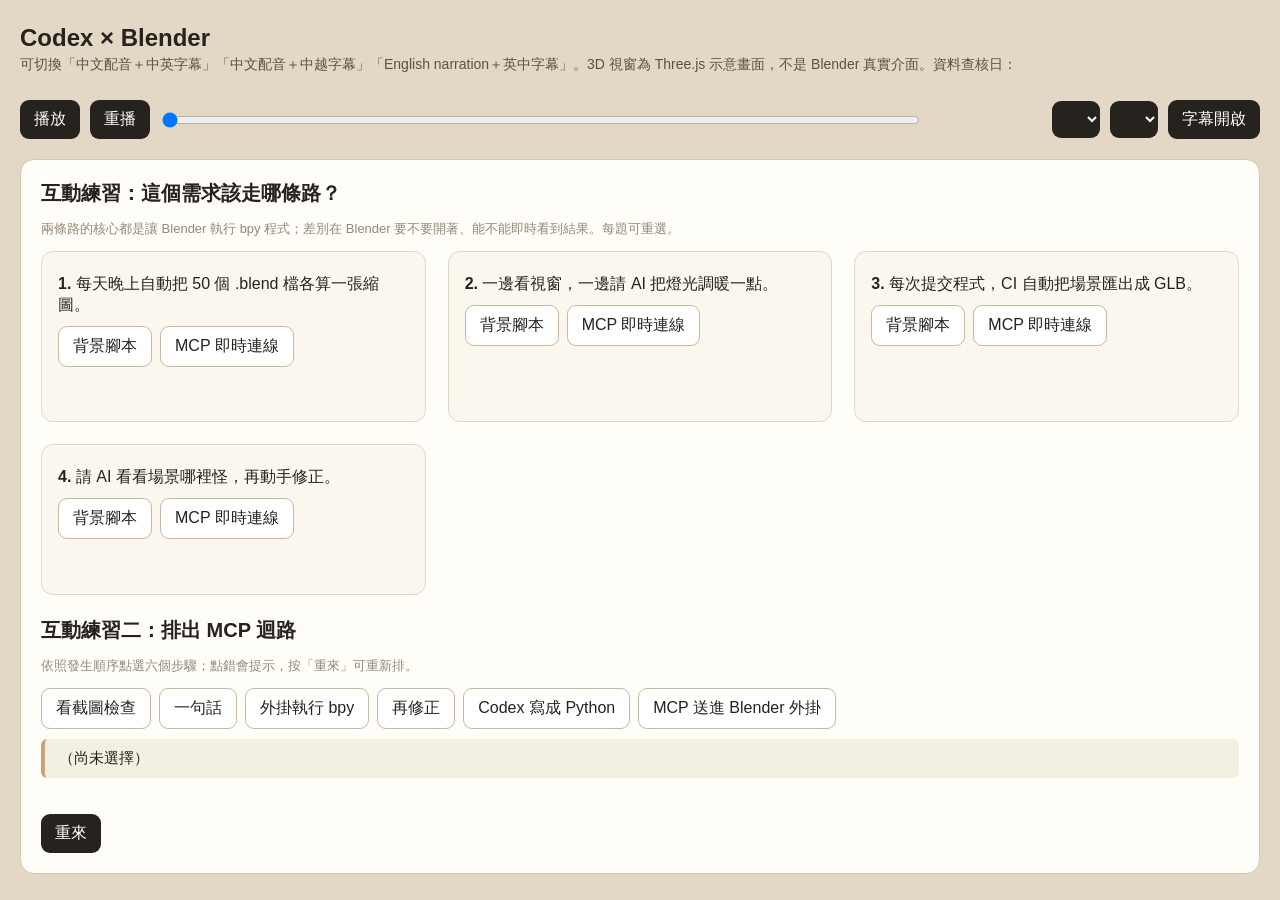
<file: index.html>
<!doctype html><meta charset="utf-8"><meta name="viewport" content="width=device-width,initial-scale=1">
<meta http-equiv="refresh" content="0; url=player/index.html?project=../ep/project.json"><title>Codex × Blender</title>
<p><a href="player/index.html?project=../ep/project.json">開啟 Codex × Blender 互動教學</a></p>
</file>
